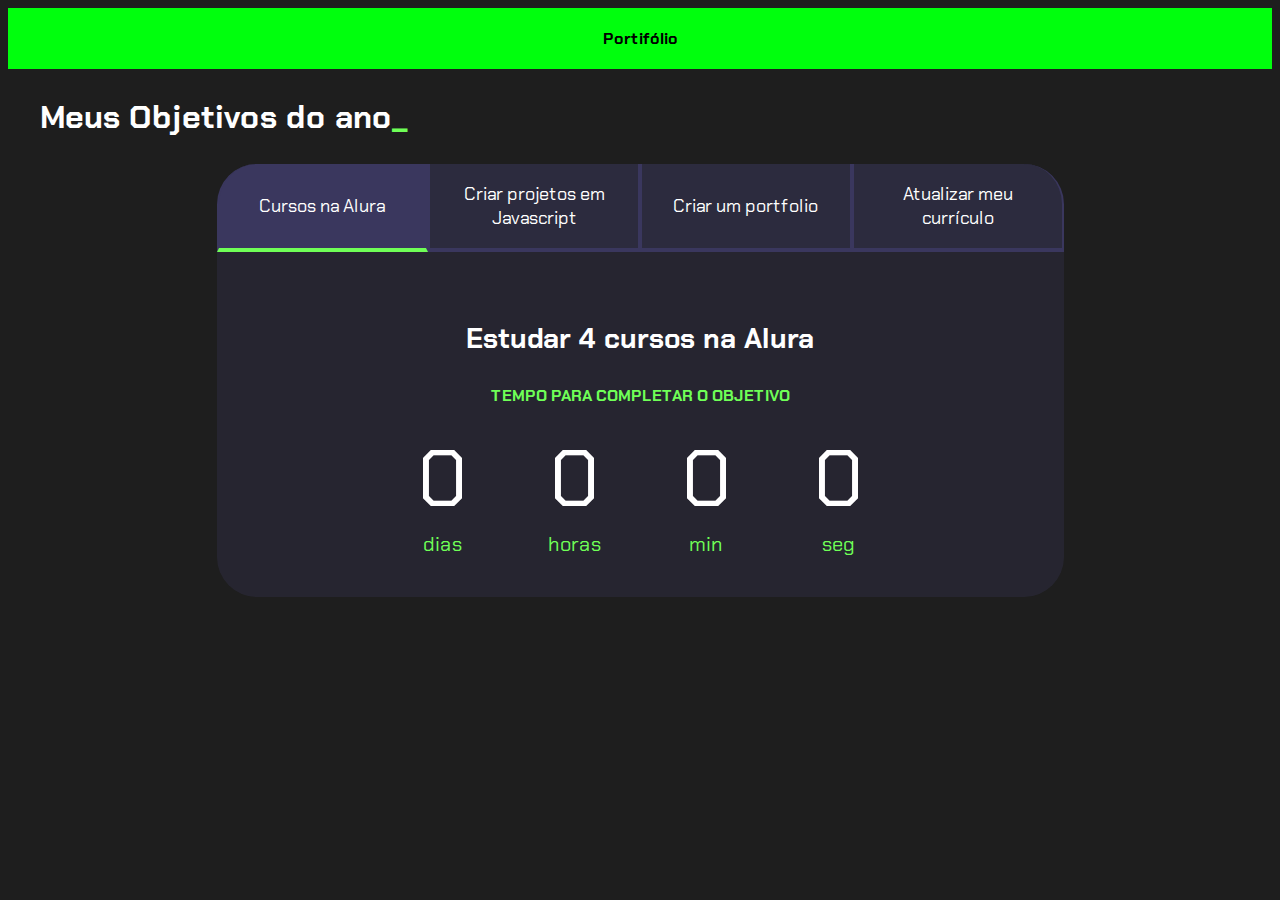
<file: Chat GPT/projeto1/index1.html>
<!DOCTYPE html>
<html lang="pt-br">

<head>
    <meta charset="UTF-8">
    <meta name="viewport" content="width=device-width, initial-scale=1.0">
    <title>Meus objetivos do ano</title>
    <link rel="stylesheet" href="style1.css">
</head>
<header>
    <nav>
        <a href="../index.html">Portifólio</a>    
    </nav>
</header>
<body>
    <section class="conteudo-principal">
        <h2 class="titulo-principal">Meus Objetivos do ano<span>_</span></h2>
        <div class="conteudo">
            <div class="botoes">
                <button class="botao ativo">Cursos na Alura</button>
                <button class="botao">Criar projetos em Javascript</button>
                <button class="botao">Criar um portfolio</button>
                <button class="botao">Atualizar meu currículo</button>
            </div>
            <div class="abas-textos">
                <div class="aba-conteudo ativo">
                    <h3 class="aba-conteudo-titulo-principal">Estudar 4 cursos na Alura</h3>
                    <h4 class="aba-conteudo-titulo-secundario">Tempo para completar o objetivo</h4>
                    <div class="contador">
                        <div class="contador-digito">
                            <p class="contador-digito-numero" id="dias0">7</p>
                            <p class="contador-digito-texto">dias</p>
                        </div>
                        <div class="contador-digito">
                            <p class="contador-digito-numero" id="horas0">7</p>
                            <p class="contador-digito-texto">horas</p>
                        </div>
                        <div class="contador-digito">
                            <p class="contador-digito-numero" id="min0">7</p>
                            <p class="contador-digito-texto">min</p>
                        </div>
                        <div class="contador-digito">
                            <p class="contador-digito-numero" id="seg0">7</p>
                            <p class="contador-digito-texto">seg</p>
                        </div>
                    </div>
                </div>
                <div class="aba-conteudo">
                    <h3 class="aba-conteudo-titulo-principal">Criar 5 projetos em Javascript</h3>
                    <h4 class="aba-conteudo-titulo-secundario">Tempo para completar o objetivo</h4>
                    <div class="contador">
                        <div class="contador-digito">
                            <p class="contador-digito-numero" id="dias1">7</p>
                            <p class="contador-digito-texto">dias</p>
                        </div>
                        <div class="contador-digito">
                            <p class="contador-digito-numero" id="horas1">7</p>
                            <p class="contador-digito-texto">horas</p>
                        </div>
                        <div class="contador-digito">
                            <p class="contador-digito-numero" id="min1">7</p>
                            <p class="contador-digito-texto">min</p>
                        </div>
                        <div class="contador-digito">
                            <p class="contador-digito-numero" id="seg1">7</p>
                            <p class="contador-digito-texto">seg</p>
                        </div>
                    </div>
                </div>
                <div class="aba-conteudo">
                    <h3 class="aba-conteudo-titulo-principal">Criar um portfolio com os meus 3 melhores projetos</h3>
                    <h4 class="aba-conteudo-titulo-secundario">Tempo para completar o objetivo</h4>
                    <div class="contador">
                        <div class="contador-digito">
                            <p class="contador-digito-numero" id="dias2">7</p>
                            <p class="contador-digito-texto">dias</p>
                        </div>
                        <div class="contador-digito">
                            <p class="contador-digito-numero" id="horas2">7</p>
                            <p class="contador-digito-texto">horas</p>
                        </div>
                        <div class="contador-digito">
                            <p class="contador-digito-numero" id="min2">7</p>
                            <p class="contador-digito-texto">min</p>
                        </div>
                        <div class="contador-digito">
                            <p class="contador-digito-numero" id="seg2">7</p>
                            <p class="contador-digito-texto">seg</p>
                        </div>
                    </div>
                </div>
                <div class="aba-conteudo">
                    <h3 class="aba-conteudo-titulo-principal">Atualizar meu curriculo com os certificados da Alura</h3>
                    <h4 class="aba-conteudo-titulo-secundario">Tempo para completar o objetivo</h4>
                    <div class="contador">
                        <div class="contador-digito">
                            <p class="contador-digito-numero" id="dias3">7</p>
                            <p class="contador-digito-texto">dias</p>
                        </div>
                        <div class="contador-digito">
                            <p class="contador-digito-numero" id="horas3">7</p>
                            <p class="contador-digito-texto">horas</p>
                        </div>
                        <div class="contador-digito">
                            <p class="contador-digito-numero" id="min3">7</p>
                            <p class="contador-digito-texto">min</p>
                        </div>
                        <div class="contador-digito">
                            <p class="contador-digito-numero" id="seg3">7</p>
                            <p class="contador-digito-texto">seg</p>
                        </div>
                    </div>
                </div>
            </div>
        </div>
    </section>
    <script src="main.js"></script>
</body>

</html>
</file>
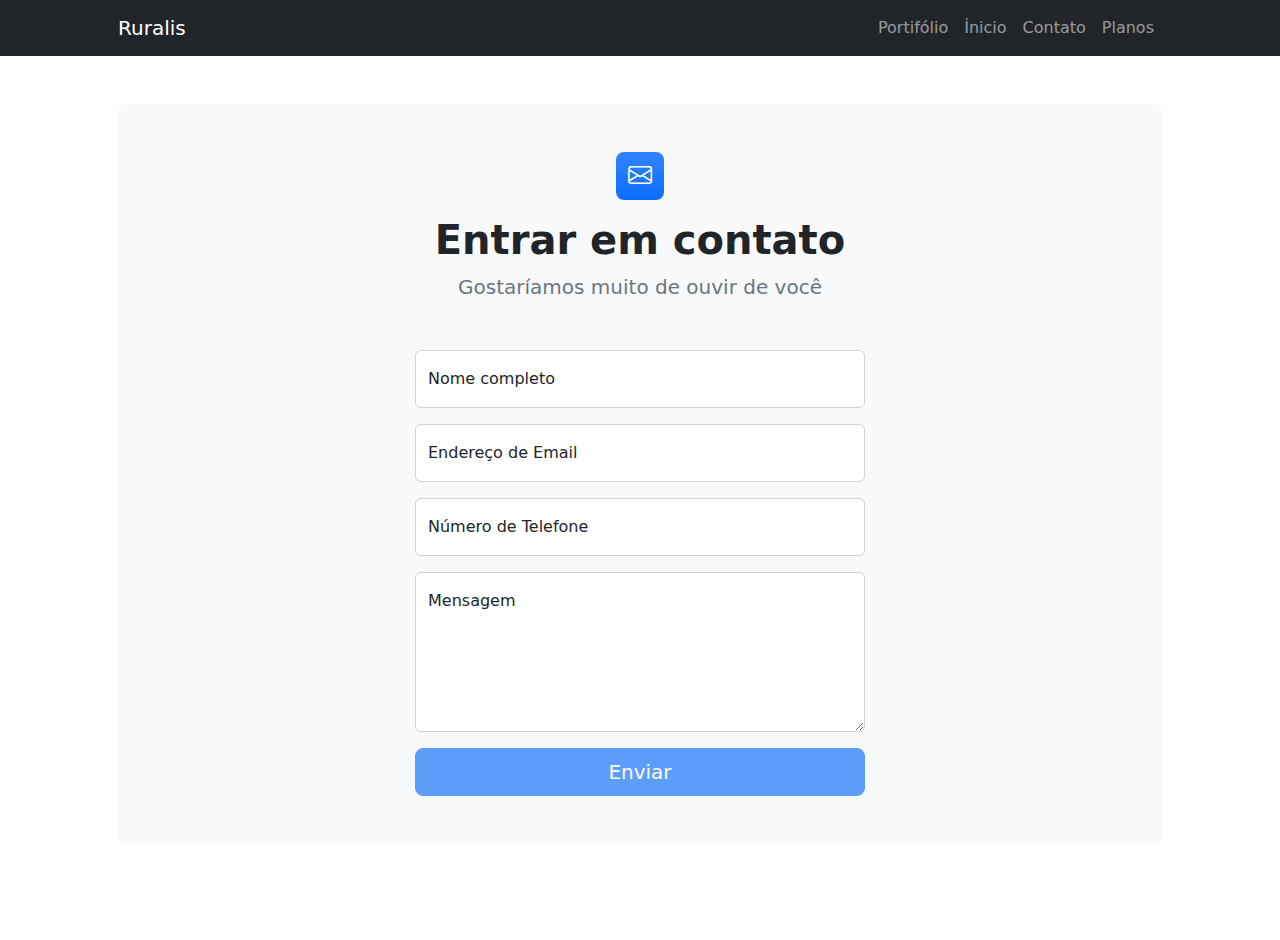
<file: Chat GPT/projeto2/contact.html>
<!DOCTYPE html>
<html lang="en">
    <head>
        <meta charset="utf-8" />
        <meta name="viewport" content="width=device-width, initial-scale=1, shrink-to-fit=no" />
        <meta name="description" content />
        <meta name="author" content />
        <title>Ruralis: Contato</title>
        <!-- Favicon-->
        <link rel="icon" type="image/x-icon" href="assets/Ruralis.png" />
        <!-- Bootstrap icons-->
        <link href="https://cdn.jsdelivr.net/npm/bootstrap-icons@1.5.0/font/bootstrap-icons.css" rel="stylesheet" />
        <!-- Core theme CSS (includes Bootstrap)-->
        <link href="style2.css" rel="stylesheet" />
    </head>
    <body class="d-flex flex-column">
        <main class="flex-shrink-0">
            <!-- Navigation-->
            <nav class="navbar navbar-expand-lg navbar-dark bg-dark">
                <div class="container px-5">
                    <a class="navbar-brand" href="index2.html">Ruralis</a>
                    <button class="navbar-toggler" type="button" data-bs-toggle="collapse" data-bs-target="#navbarSupportedContent" aria-controls="navbarSupportedContent" aria-expanded="false" aria-label="Toggle navigation"><span class="navbar-toggler-icon"></span></button>
                    <div class="collapse navbar-collapse" id="navbarSupportedContent">
                        <ul class="navbar-nav ms-auto mb-2 mb-lg-0">
                            <li class="nav-item"><a class="nav-link" href="../index.html">Portifólio</a></li>
                            <li class="nav-item"><a class="nav-link" href="index2.html">Ínicio</a></li>
                            <li class="nav-item"><a class="nav-link" href="contact.html">Contato</a></li>
                            <li class="nav-item"><a class="nav-link" href="pricing.html">Planos</a></li>
                        </ul>
                    </div>
                </div>
            </nav>
            <!-- Page content-->
            <section class="py-5">
                <div class="container px-5">
                    <!-- Contact form-->
                    <div class="bg-light rounded-3 py-5 px-4 px-md-5 mb-5">
                        <div class="text-center mb-5">
                            <div class="feature bg-primary bg-gradient text-white rounded-3 mb-3"><i class="bi bi-envelope"></i></div>
                            <h1 class="fw-bolder">Entrar em contato</h1>
                            <p class="lead fw-normal text-muted mb-0">Gostaríamos muito de ouvir de você</p>
                        </div>
                        <div class="row gx-5 justify-content-center">
                            <div class="col-lg-8 col-xl-6">
                                <!-- * * * * * * * * * * * * * * *-->
                                <!-- * * SB Forms Contact Form * *-->
                                <!-- * * * * * * * * * * * * * * *-->
                                <!-- This form is pre-integrated with SB Forms.-->
                                <!-- To make this form functional, sign up at-->
                                <!-- https://startbootstrap.com/solution/contact-forms-->
                                <!-- to get an API token!-->
                                <form id="contactForm" data-sb-form-api-token="API_TOKEN">
                                    <!-- Name input-->
                                    <div class="form-floating mb-3">
                                        <input class="form-control" id="name" type="text" placeholder="Enter your name..." data-sb-validations="required" />
                                        <label for="name">Nome completo</label>
                                        <div class="invalid-feedback" data-sb-feedback="name:required">É necessário um nome.</div>
                                    </div>
                                    <!-- Email address input-->
                                    <div class="form-floating mb-3">
                                        <input class="form-control" id="email" type="email" placeholder="name@example.com" data-sb-validations="required,email" />
                                        <label for="email">Endereço de Email</label>
                                        <div class="invalid-feedback" data-sb-feedback="email:required">É necessário um e-mail.</div>
                                        <div class="invalid-feedback" data-sb-feedback="email:email">E-mail não é válido.</div>
                                    </div>
                                    <!-- Phone number input-->
                                    <div class="form-floating mb-3">
                                        <input class="form-control" id="phone" type="tel" placeholder="(123) 456-7890" data-sb-validations="required" />
                                        <label for="phone">Número de Telefone</label>
                                        <div class="invalid-feedback" data-sb-feedback="phone:required">É necessário um número de telefone.</div>
                                    </div>
                                    <!-- Message input-->
                                    <div class="form-floating mb-3">
                                        <textarea class="form-control" id="message" type="text" placeholder="Enter your message here..." style="height: 10rem" data-sb-validations="required"></textarea>
                                        <label for="message">Mensagem</label>
                                        <div class="invalid-feedback" data-sb-feedback="message:required">É necessária uma mensagem.</div>
                                    </div>
                                    <!-- Submit success message-->
                                    <!---->
                                    <!-- This is what your users will see when the form-->
                                    <!-- has successfully submitted-->
                                    <div class="d-none" id="submitSuccessMessage">
                                        <div class="text-center mb-3">
                                            <div class="fw-bolder">Form submission successful!</div>
                                            To activate this form, sign up at
                                            <br />
                                            <a href="https://startbootstrap.com/solution/contact-forms">https://startbootstrap.com/solution/contact-forms</a>
                                        </div>
                                    </div>
                                    <!-- Submit error message-->
                                    <!---->
                                    <!-- This is what your users will see when there is-->
                                    <!-- an error submitting the form-->
                                    <div class="d-none" id="submitErrorMessage"><div class="text-center text-danger mb-3">Error sending message!</div></div>
                                    <!-- Submit Button-->
                                    <div class="d-grid"><button class="btn btn-primary btn-lg disabled" id="submitButton" type="submit">Enviar</button></div>
                                </form>
                            </div>
                        </div>
                    </div>

    </body>
</html>
</file>
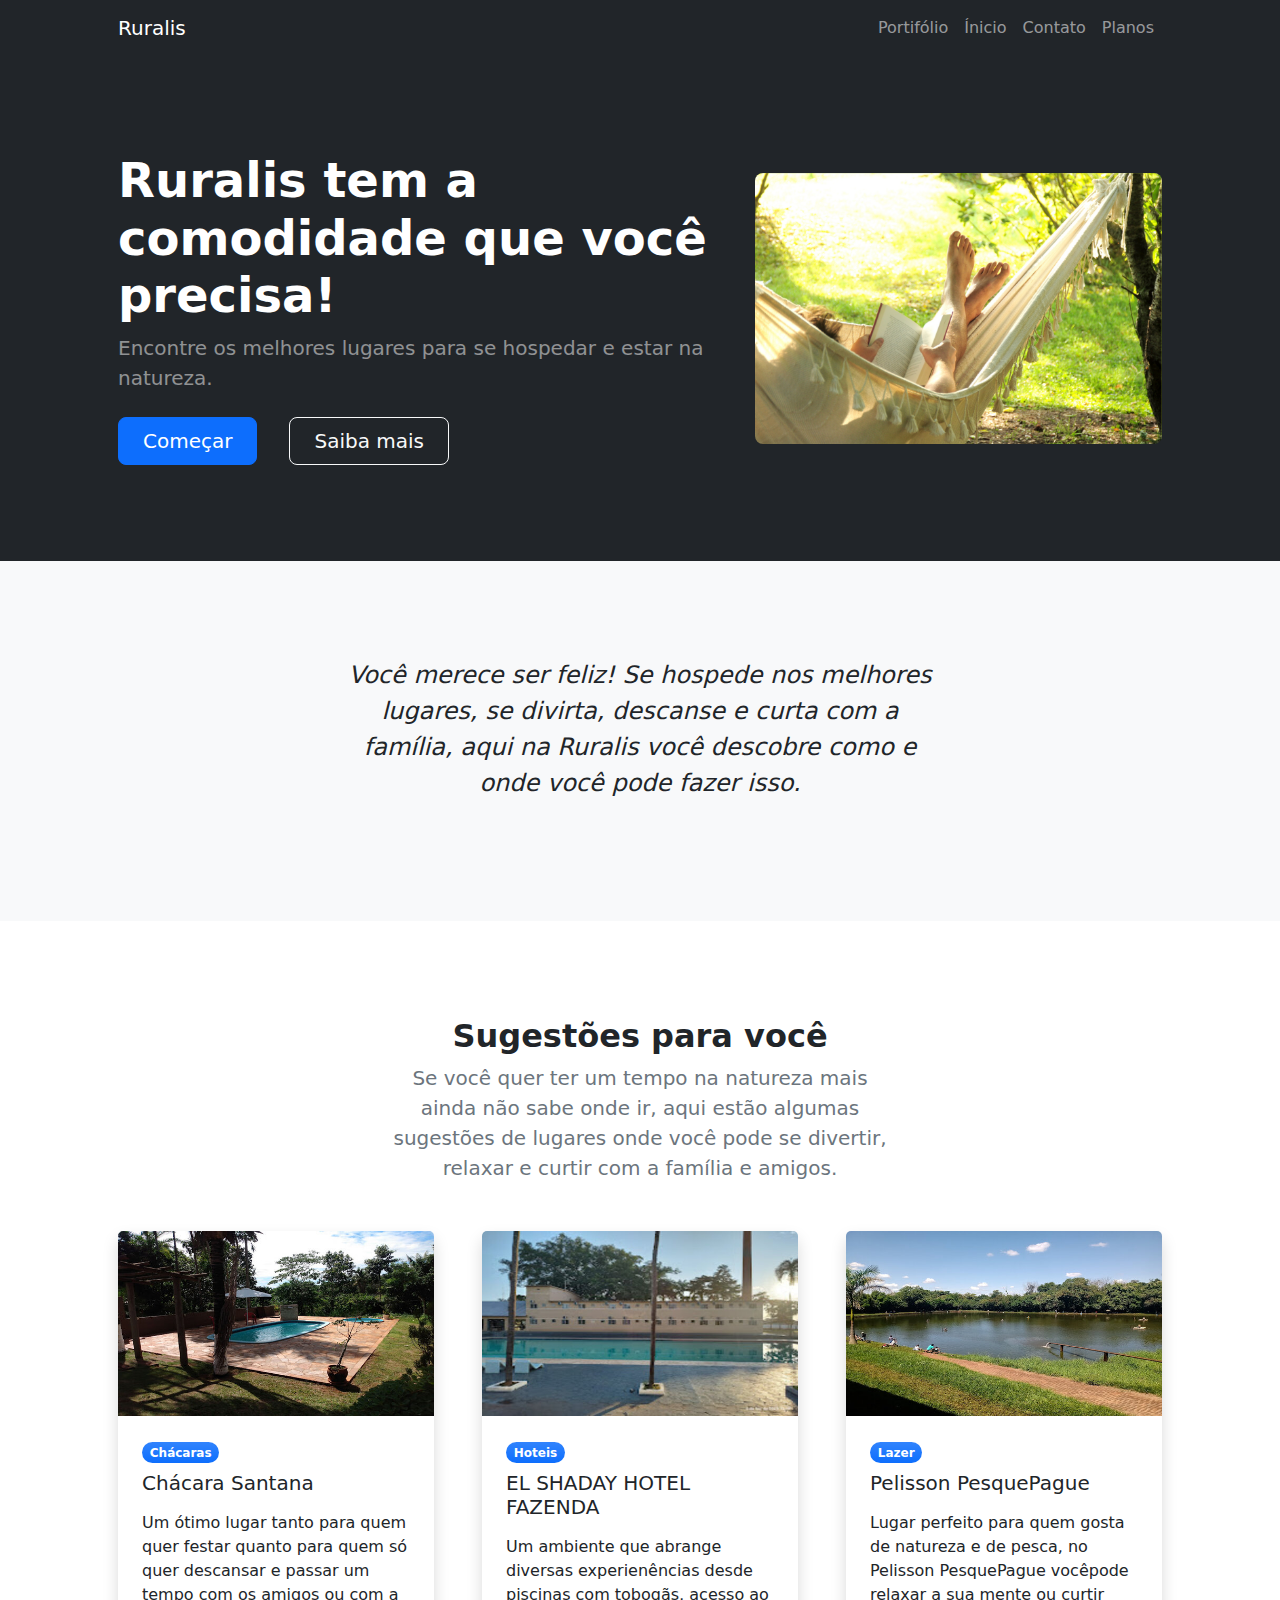
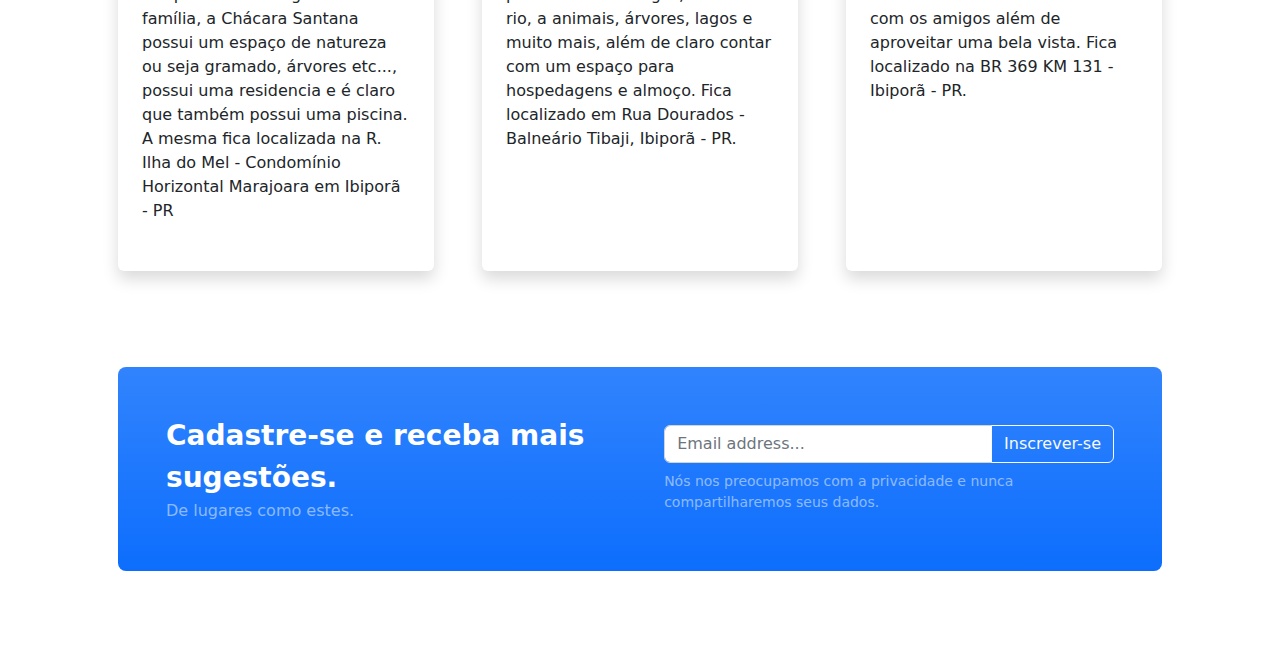
<file: Chat GPT/projeto2/index2.html>
<!DOCTYPE html>
<html lang="en">
    <head>
        <meta charset="utf-8" />
        <meta name="viewport" content="width=device-width, initial-scale=1, shrink-to-fit=no" />
        <meta name="description" content="" />
        <meta name="author" content="" />
        <title>Ruralis: Explore o Campo com Conforto</title>
        <!-- Favicon-->
        <link rel="icon" type="image/x-icon" href="assets/Ruralis.png" />
        <!-- Bootstrap icons-->
        <link href="https://cdn.jsdelivr.net/npm/bootstrap-icons@1.5.0/font/bootstrap-icons.css" rel="stylesheet" />
        <!-- Core theme CSS (includes Bootstrap)-->
        <link href="style2.css" rel="stylesheet" />
    </head>
    <body class="d-flex flex-column h-100">
        <main class="flex-shrink-0">
            <!-- Navigation-->
            <nav class="navbar navbar-expand-lg navbar-dark bg-dark">
                <div class="container px-5">
                    <a class="navbar-brand" href="index.html">Ruralis</a>
                    <button class="navbar-toggler" type="button" data-bs-toggle="collapse" data-bs-target="#navbarSupportedContent" aria-controls="navbarSupportedContent" aria-expanded="false" aria-label="Toggle navigation"><span class="navbar-toggler-icon"></span></button>
                    <div class="collapse navbar-collapse" id="navbarSupportedContent">
                        <ul class="navbar-nav ms-auto mb-2 mb-lg-0">
                            <li class="nav-item"><a class="nav-link" href="../index.html">Portifólio</a></li>
                            <li class="nav-item"><a class="nav-link" href="index2.html">Ínicio</a></li>
                            <li class="nav-item"><a class="nav-link" href="contact.html">Contato</a></li>
                            <li class="nav-item"><a class="nav-link" href="pricing.html">Planos</a></li>
                        </ul>
                    </div>
                </div>
            </nav>
            <!-- Header-->
            <header class="bg-dark py-5">
                <div class="container px-5">
                    <div class="row gx-5 align-items-center justify-content-center">
                        <div class="col-lg-8 col-xl-7 col-xxl-6">
                            <div class="my-5 text-center text-xl-start">
                                <h1 class="display-5 fw-bolder text-white mb-2">Ruralis tem a comodidade que você precisa!</h1>
                                <p class="lead fw-normal text-white-50 mb-4">Encontre os melhores lugares para se hospedar e estar na natureza.</p>
                                <div class="d-grid gap-3 d-sm-flex justify-content-sm-center justify-content-xl-start">
                                    <a class="btn btn-primary btn-lg px-4 me-sm-3" href="#features">Começar</a>
                                    <a class="btn btn-outline-light btn-lg px-4" href="#!">Saiba mais</a>
                                </div>
                            </div>
                        </div>
                        <div class="col-xl-5 col-xxl-6 d-none d-xl-block text-center"><img class="img-fluid rounded-3 my-5" src="imagem1.png" alt="..." /></div>
                    </div>
                </div>
            </header>            
            <!-- Testimonial section-->
            <div class="py-5 bg-light">
                <div class="container px-5 my-5">
                    <div class="row gx-5 justify-content-center">
                        <div class="col-lg-10 col-xl-7">
                            <div class="text-center">
                                <div class="fs-4 mb-4 fst-italic">Você merece ser feliz! Se hospede nos melhores lugares, se divirta, descanse e curta com a família, aqui na Ruralis você descobre como e onde você pode fazer isso.</div>
                                <div class="d-flex align-items-center justify-content-center">
                                    </div>
                                </div>
                            </div>
                        </div>
                    </div>
                </div>
            </div>
            <!-- Blog preview section-->
            <section class="py-5">
                <div class="container px-5 my-5">
                    <div class="row gx-5 justify-content-center">
                        <div class="col-lg-8 col-xl-6">
                            <div class="text-center">
                                <h2 class="fw-bolder">Sugestões para você</h2>
                                <p class="lead fw-normal text-muted mb-5">Se você quer ter um tempo na natureza mais ainda não sabe onde ir, aqui estão algumas sugestões de lugares onde você pode se divertir, relaxar e curtir com a família e amigos.</p>
                            </div>
                        </div>
                    </div>
                    <div class="row gx-5">
                        <div class="col-lg-4 mb-5">
                            <div class="card h-100 shadow border-0">
                                <img class="card-img-top" src="Chácara Santana.jpg"..." />
                                <div class="card-body p-4">
                                    <div class="badge bg-primary bg-gradient rounded-pill mb-2">Chácaras</div>
                                    <a class="text-decoration-none link-dark stretched-link" href="#!"><h5 class="card-title mb-3">Chácara Santana</h5></a>
                                    <p class="card-text mb-0">Um ótimo lugar tanto para quem quer festar quanto para quem só quer descansar e passar um tempo com os amigos ou com a família, a Chácara Santana possui um espaço de natureza ou seja gramado, árvores etc..., possui uma residencia e é claro que também possui uma piscina. A mesma fica localizada na R. Ilha do Mel - Condomínio Horizontal Marajoara em Ibiporã - PR</p>
                                </div>
                                <div class="card-footer p-4 pt-0 bg-transparent border-top-0">
                                    <div class="d-flex align-items-end justify-content-between">
                                        <div class="d-flex align-items-center">
                                            <img class="rounded-circle me-3"/>
                                            <div class="small">
                                                <div class="fw-bold"></div>
                                                <div class="text-muted"></div>
                                            </div>
                                        </div>
                                    </div>
                                </div>
                            </div>
                        </div>
                        <div class="col-lg-4 mb-5">
                            <div class="card h-100 shadow border-0">
                                <img class="card-img-top" src="EL SHADAY HOTEL FAZENDA.jpg" alt="..." />
                                <div class="card-body p-4">
                                    <div class="badge bg-primary bg-gradient rounded-pill mb-2">Hoteis</div>
                                    <a class="text-decoration-none link-dark stretched-link" href="#!"><h5 class="card-title mb-3">EL SHADAY HOTEL FAZENDA</h5></a>
                                    <p class="card-text mb-0">Um ambiente que abrange diversas experienências desde piscinas com tobogãs, acesso ao rio, a animais, árvores, lagos e muito mais, além de claro contar com um espaço para hospedagens e almoço. Fica localizado em Rua Dourados - Balneário Tibaji, Ibiporã - PR.</p>
                                </div>
                                <div class="card-footer p-4 pt-0 bg-transparent border-top-0">
                                    <div class="d-flex align-items-end justify-content-between">
                                        <div class="d-flex align-items-center">
                                            <img class="rounded-circle me-3" />
                                            <div class="small">
                                                <div class="fw-bold"></div>
                                                <div class="text-muted"></div>
                                            </div>
                                        </div>
                                    </div>
                                </div>
                            </div>
                        </div>
                        <div class="col-lg-4 mb-5">
                            <div class="card h-100 shadow border-0">
                                <img class="card-img-top" src="Pelisson PesquePague.jpg" alt="..." />
                                <div class="card-body p-4">
                                    <div class="badge bg-primary bg-gradient rounded-pill mb-2">Lazer</div>
                                    <a class="text-decoration-none link-dark stretched-link" href="#!"><h5 class="card-title mb-3">Pelisson PesquePague</h5></a>
                                    <p class="card-text mb-0">Lugar perfeito para quem gosta de natureza e de pesca, no Pelisson PesquePague vocêpode relaxar a sua mente ou curtir com os amigos além de aproveitar uma bela vista. Fica localizado na BR 369 KM 131 - Ibiporã - PR.</p>
                                </div>
                                <div class="card-footer p-4 pt-0 bg-transparent border-top-0">
                                    <div class="d-flex align-items-end justify-content-between">
                                        <div class="d-flex align-items-center">
                                            <img class="rounded-circle me-3" />
                                            <div class="small">
                                                <div class="fw-bold"></div>
                                                <div class="text-muted"></div>
                                            </div>
                                        </div>
                                    </div>
                                </div>
                            </div>
                        </div>
                    </div>
                    <!-- Call to action-->
                    <aside class="bg-primary bg-gradient rounded-3 p-4 p-sm-5 mt-5">
                        <div class="d-flex align-items-center justify-content-between flex-column flex-xl-row text-center text-xl-start">
                            <div class="mb-4 mb-xl-0">
                                <div class="fs-3 fw-bold text-white">Cadastre-se e receba mais sugestões.</div>
                                <div class="text-white-50">De lugares como estes.</div>
                            </div>
                            <div class="ms-xl-4">
                                <div class="input-group mb-2">
                                    <input class="form-control" type="text" placeholder="Email address..." aria-label="Email address..." aria-describedby="button-newsletter" />
                                    <button class="btn btn-outline-light" id="button-newsletter" type="button">Inscrever-se</button>
                                </div>
                                <div class="small text-white-50">Nós nos preocupamos com a privacidade e nunca compartilharemos seus dados.</div>
                            </div>
                        </div>
                    </aside>
                </div>
            </section>
        </main>
    </body>
</html>
</file>
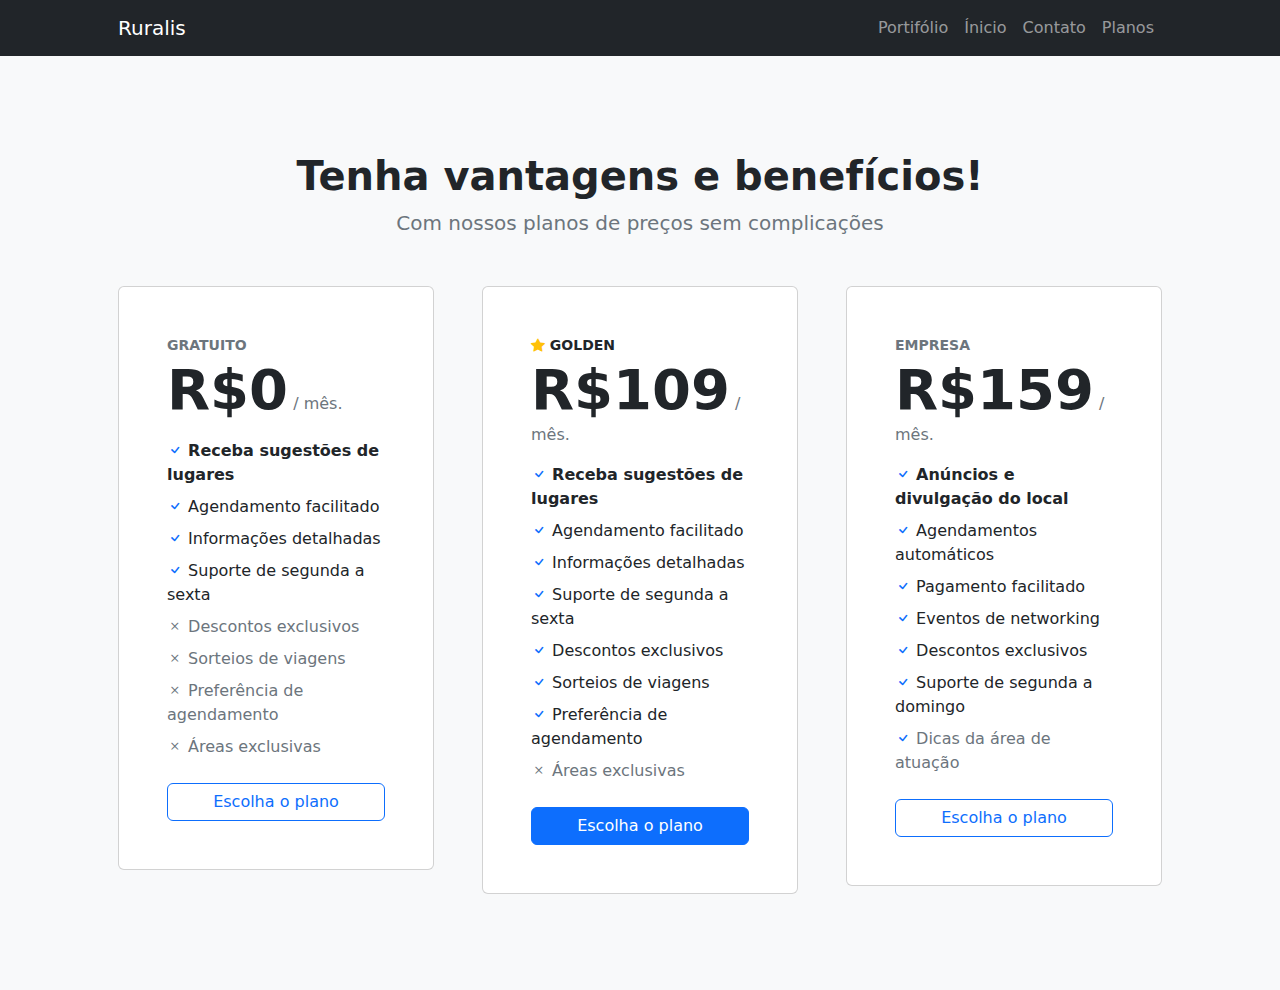
<file: Chat GPT/projeto2/pricing.html>
<!DOCTYPE html>
<html lang="en">
    <head>
        <meta charset="utf-8" />
        <meta name="viewport" content="width=device-width, initial-scale=1, shrink-to-fit=no" />
        <meta name="description" content="" />
        <meta name="author" content="" />
        <title>Ruralis: Planos de Assinatura</title>
        <!-- Favicon-->
        <link rel="icon" type="image/x-icon" href="assets/Ruralis.png" />
        <!-- Bootstrap icons-->
        <link href="https://cdn.jsdelivr.net/npm/bootstrap-icons@1.5.0/font/bootstrap-icons.css" rel="stylesheet" />
        <!-- Core theme CSS (includes Bootstrap)-->
        <link href="style2.css" rel="stylesheet" />
    </head>
    <body class="d-flex flex-column">
        <main class="flex-shrink-0">
            <!-- Navigation-->
            <nav class="navbar navbar-expand-lg navbar-dark bg-dark">
                <div class="container px-5">
                    <a class="navbar-brand" href="index.html">Ruralis</a>
                    <button class="navbar-toggler" type="button" data-bs-toggle="collapse" data-bs-target="#navbarSupportedContent" aria-controls="navbarSupportedContent" aria-expanded="false" aria-label="Toggle navigation"><span class="navbar-toggler-icon"></span></button>
                    <div class="collapse navbar-collapse" id="navbarSupportedContent">
                        <ul class="navbar-nav ms-auto mb-2 mb-lg-0">
                            <li class="nav-item"><a class="nav-link" href="../index.html">Portifólio</a></li>
                            <li class="nav-item"><a class="nav-link" href="index2.html">Ínicio</a></li>
                            <li class="nav-item"><a class="nav-link" href="contact.html">Contato</a></li>
                            <li class="nav-item"><a class="nav-link" href="pricing.html">Planos</a></li>
                        </ul>
                    </div>
                </div>
            </nav>
            <!-- Pricing section-->
            <section class="bg-light py-5">
                <div class="container px-5 my-5">
                    <div class="text-center mb-5">
                        <h1 class="fw-bolder">Tenha vantagens e benefícios!</h1>
                        <p class="lead fw-normal text-muted mb-0">Com nossos planos de preços sem complicações</p>
                    </div>
                    <div class="row gx-5 justify-content-center">
                        <!-- Pricing card free-->
                        <div class="col-lg-6 col-xl-4">
                            <div class="card mb-5 mb-xl-0">
                                <div class="card-body p-5">
                                    <div class="small text-uppercase fw-bold text-muted">Gratuito</div>
                                    <div class="mb-3">
                                        <span class="display-4 fw-bold">R$0</span>
                                        <span class="text-muted">/ mês.</span>
                                    </div>
                                    <ul class="list-unstyled mb-4">
                                        <li class="mb-2">
                                            <i class="bi bi-check text-primary"></i>
                                            <strong>Receba sugestões de lugares</strong>
                                        </li>
                                        <li class="mb-2">
                                            <i class="bi bi-check text-primary"></i>
                                            Agendamento facilitado
                                        </li>
                                        <li class="mb-2">
                                            <i class="bi bi-check text-primary"></i>
                                            Informações detalhadas
                                        </li>
                                        <li class="mb-2">
                                            <i class="bi bi-check text-primary"></i>
                                            Suporte de segunda a sexta
                                        </li>
                                        <li class="mb-2 text-muted">
                                            <i class="bi bi-x"></i>
                                            Descontos exclusivos
                                        </li>
                                        <li class="mb-2 text-muted">
                                            <i class="bi bi-x"></i>
                                            Sorteios de viagens
                                        </li>
                                        <li class="mb-2 text-muted">
                                            <i class="bi bi-x"></i>
                                            Preferência de agendamento
                                        </li>
                                        <li class="text-muted">
                                            <i class="bi bi-x"></i>
                                            Áreas exclusivas
                                        </li>
                                    </ul>
                                    <div class="d-grid"><a class="btn btn-outline-primary" href="#!">Escolha o plano</a></div>
                                </div>
                            </div>
                        </div>
                        <!-- Pricing card pro-->
                        <div class="col-lg-6 col-xl-4">
                            <div class="card mb-5 mb-xl-0">
                                <div class="card-body p-5">
                                    <div class="small text-uppercase fw-bold">
                                        <i class="bi bi-star-fill text-warning"></i>
                                        Golden
                                    </div>
                                    <div class="mb-3">
                                        <span class="display-4 fw-bold">R$109</span>
                                        <span class="text-muted">/ mês.</span>
                                    </div>
                                    <ul class="list-unstyled mb-4">
                                        <li class="mb-2">
                                            <i class="bi bi-check text-primary"></i>
                                            <strong>Receba sugestões de lugares</strong>
                                        </li>
                                        <li class="mb-2">
                                            <i class="bi bi-check text-primary"></i>
                                            Agendamento facilitado
                                        </li>
                                        <li class="mb-2">
                                            <i class="bi bi-check text-primary"></i>
                                            Informações detalhadas
                                        </li>
                                        <li class="mb-2">
                                            <i class="bi bi-check text-primary"></i>
                                            Suporte de segunda a sexta
                                        </li>
                                        <li class="mb-2">
                                            <i class="bi bi-check text-primary"></i>
                                            Descontos exclusivos
                                        </li>
                                        <li class="mb-2">
                                            <i class="bi bi-check text-primary"></i>
                                            Sorteios de viagens
                                        </li>
                                        <li class="mb-2">
                                            <i class="bi bi-check text-primary"></i>
                                            Preferência de agendamento
                                        </li>
                                        <li class="text-muted">
                                            <i class="bi bi-x"></i>
                                            Áreas exclusivas
                                        </li>
                                    </ul>
                                    <div class="d-grid"><a class="btn btn-primary" href="#!">Escolha o plano</a></div>
                                </div>
                            </div>
                        </div>
                        <!-- Pricing card enterprise-->
                        <div class="col-lg-6 col-xl-4">
                            <div class="card">
                                <div class="card-body p-5">
                                    <div class="small text-uppercase fw-bold text-muted">Empresa</div>
                                    <div class="mb-3">
                                        <span class="display-4 fw-bold">R$159</span>
                                        <span class="text-muted">/ mês.</span>
                                    </div>
                                    <ul class="list-unstyled mb-4">
                                        <li class="mb-2">
                                            <i class="bi bi-check text-primary"></i>
                                            <strong>Anúncios e divulgação do local</strong>
                                        </li>
                                        <li class="mb-2">
                                            <i class="bi bi-check text-primary"></i>
                                            Agendamentos automáticos 
                                        </li>
                                        <li class="mb-2">
                                            <i class="bi bi-check text-primary"></i>
                                            Pagamento facilitado
                                        </li>
                                        <li class="mb-2">
                                            <i class="bi bi-check text-primary"></i>
                                            Eventos de networking
                                        </li>
                                        <li class="mb-2">
                                            <i class="bi bi-check text-primary"></i>
                                            Descontos exclusivos
                                        </li>
                                        <li class="mb-2">
                                            <i class="bi bi-check text-primary"></i>
                                            Suporte de segunda a domingo
                                        </li>
                                        <li class="text-muted">
                                            <i class="bi bi-check text-primary"></i>
                                            Dicas da área de atuação
                                        </li>
                                    </ul>
                                    <div class="d-grid"><a class="btn btn-outline-primary" href="#!">Escolha o plano</a></div>
                                </div>
                            </div>
                        </div>
                    </div>
                </div>
            </section>
        </main>

    </body>
</html>
</file>
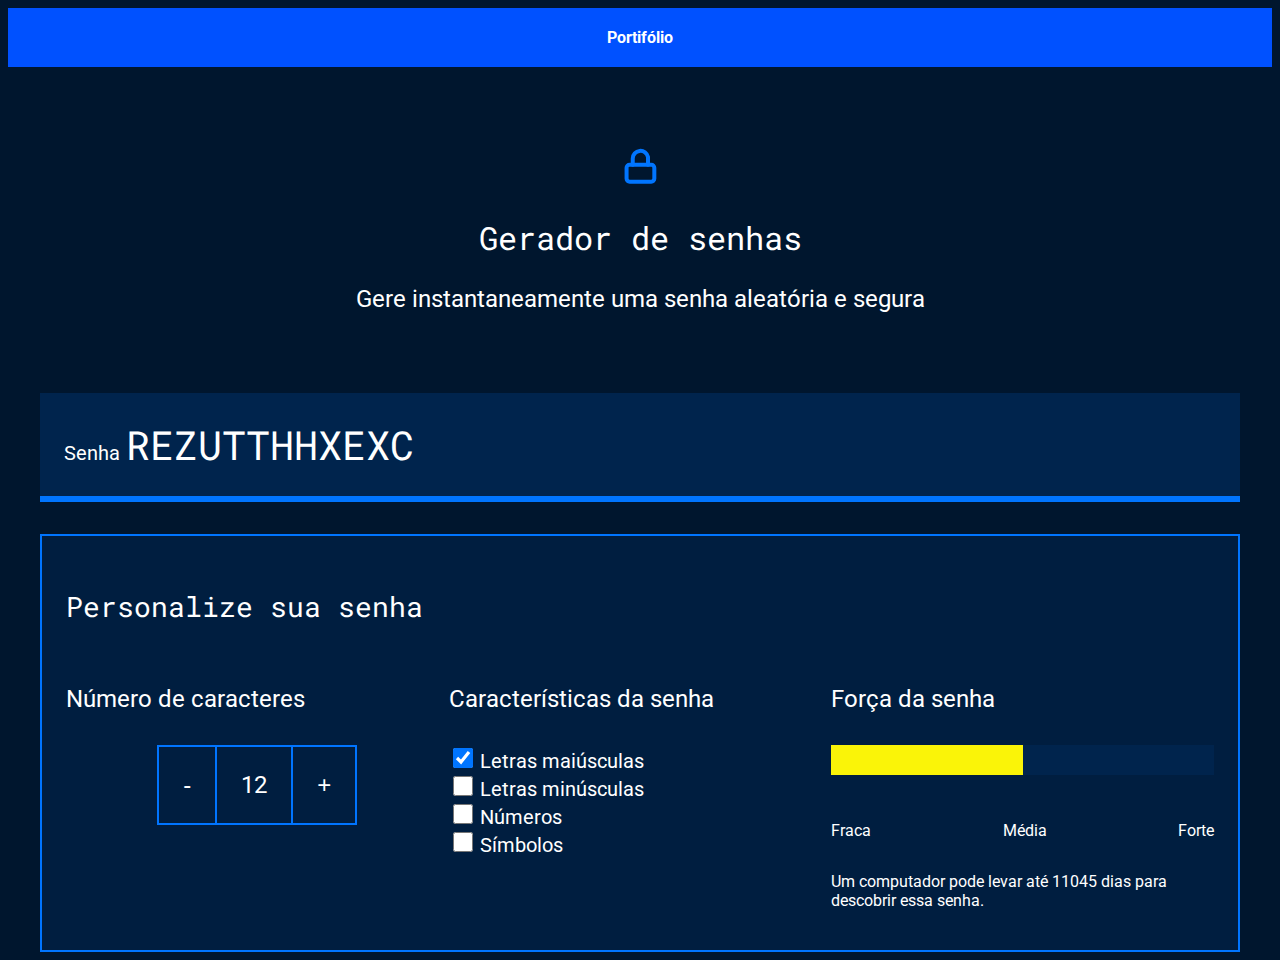
<file: Chat GPT/projeto3/index3.html>
<!DOCTYPE html>
<html lang="pt-br">

<head>
    <meta charset="UTF-8">
    <meta name="viewport" content="width=device-width, initial-scale=1.0">
    <title>Gerador de senha</title>
    <link rel="stylesheet" href="style3.css">
</head>
<header>
    <nav>
        <a href="../index.html">Portifólio</a>    
    </nav>
</header>
<body>
    <section class="conteudo">
        <div class="conteudo-titulo">
            <img src="unlock.svg" alt="cadeado fechado">
            <h2 class="titulo-principal">Gerador de senhas</h2>
            <h3 class="titulo-secundario">Gere instantaneamente uma senha aleatória e segura</h3>
        </div>
        <div class="conteudo-senha">
            <label for="senha">Senha</label>
            <input name="senha" type="text" id="campo-senha" readonly>
        </div>
        <div class="parametro">
            <h3 class="parametro-titulo">Personalize sua senha</h3>
            <div class="parametro-coluna__senha">
                <div class="parametro-senha">
                    <h4 class="parametro-senha__titulo">Número de caracteres</h4>
                    <div class="parametro-senha-botoes">
                        <button class="parametro-senha__botao">-</button>
                        <p class="parametro-senha__texto">12</p>
                        <button class="parametro-senha__botao">+</button>
                    </div>
                </div>               
                <div class="parametro-senha">
                    <h4 class="parametro-senha__titulo">Características da senha</h4>
                    <div class="parametro-senha-checkbox">
                        <input name="maiusculo" type="checkbox" class="checkbox" checked>
                        <label for="maiusculo">Letras maiúsculas</label>
                    </div>
                    <div class="parametro-senha-checkbox">
                        <input name="minusculo" type="checkbox" class="checkbox">
                        <label for="minusculo">Letras minúsculas</label>
                    </div>
                    <div class="parametro-senha-checkbox">
                        <input name="numero" type="checkbox" class="checkbox">
                        <label for="numero">Números</label>
                    </div>
                    <div class="parametro-senha-checkbox">
                        <input name="simbolo" type="checkbox" class="checkbox">
                        <label for="simbolo">Símbolos</label>
                    </div>
                </div>
                <div class="parametro-senha">
                    <h4 class="parametro-senha__titulo">Força da senha</h4>
                    <div class="barra"></div>
                    <div class="forca fraca"></div>
                    <div class="parametro-senha-textos">
                        <p>Fraca</p>
                        <p>Média</p>
                        <p>Forte</p>
                    </div>
                    <p class="entropia"></p>
                </div>
            </div>
        </div>
    </section>
    <script src="main1.js"></script>
</body> 
</html>
</file>
<file: Chat GPT/projeto1/style1.css>
@import url('https://fonts.googleapis.com/css2?family=Chakra+Petch:wght@400;700&display=swap');

:root {
    --cor-de-fundo: #1E1E1E;
    --verde: #6FFF57;
    --branco: #FFFFFF;
    --botao-ativo: #3A375E;
    --botao-inativo: rgba(58, 55, 94, 0.5);
    --texto-fundo: rgba(58, 55, 94, 0.3);
}

header {
    background: #00ff0d;
    color: #000000;
    padding: 20px;
    text-align: center;
}

header nav a {
    margin: 0 15px;
    text-decoration: none;
    color: #000000;
    font-weight: bold;
}

header nav a:hover {
    text-decoration: underline;
}

#about, #contact {
    padding: 20px;
    text-align: center;
}

body {
    background-color: var(--cor-de-fundo);
    color: var(--branco);
    font-family: 'Chakra Petch', sans-serif;
}


.conteudo-principal {
    display: flex;
    flex-direction: column;
    justify-content: center;
    align-items: center;
    max-width: 1200px;
    width: 100%;
    margin: 0 auto;
}

.titulo-principal {
    text-align: left;
    width: 100%;
    font-size: 32px;
}

.titulo-principal span {
    color: var(--verde);
}


.botao {
    font-family: 'Chakra Petch', sans-serif;
    background-color: var(--botao-inativo);
    color: var(--branco);
    display: flex;
    justify-content: center;
    padding: 1em;
    font-size: 18px;
    align-items: center;
    width: 100%;
    border-bottom: 4px solid var(--botao-ativo);
    border-left: 2px solid var(--botao-ativo);
    border-right: 2px solid var(--botao-ativo);
    border-top: none;
}

.botao:first-child {
    border-radius: 40px 40px 0 0;
}

.botoes {
    display: block;
}

.botao.ativo{
    background-color: var(--botao-ativo);
    border-bottom: 4px solid var(--verde);
}

.abas-textos{
    background-color: var(--texto-fundo);
    padding: 40px;
    border-radius: 0 0 40px 40px;
}
.aba-conteudo.ativo{
    display:block;
}

.aba-conteudo{
    display: none;
}

.aba-conteudo-titulo-principal{
    font-size: 28px;
    text-align: center;
}
.aba-conteudo-titulo-secundario{
    text-align: center;
    color: var(--verde);
    text-transform: uppercase;
}

.contador{
    display:flex;
    justify-content: center;
    flex-wrap: wrap;
}
.contador-digito{
    padding: 0 16px;
    text-align: center;
    min-width: 100px;
}

.contador-digito-numero{
    font-size: 80px;
    margin: 0;

}

.contador-digito-texto{
    color: var(--verde);
    font-size: 20px;
    margin: 0;

}

@media screen and (min-width: 768px) {
    .botoes {
        display: flex;
    }

    .botao:first-child {
        border-radius: 40px 0 0 0;
    }

    .botao:last-child {
        border-radius: 0 40px 0 0;
    }
}
</file>
<file: Chat GPT/projeto3/style3.css>
@import url('https://fonts.googleapis.com/css2?family=Roboto&family=Roboto+Mono&display=swap');

:root{
    --branco: white;
    --cor-de-fundo: #00162E;
    --fundo-senha: #00244D;
    --fundo-texto: #001E40;
    --borda: #0075FF;
    --roboto: 'Roboto', sans-serif;
    --roboto-mono: 'Roboto Mono', monospace;
}

*{
    font-weight: 400;
}

body{
    color: var(--branco);
    background-color: var(--cor-de-fundo);
    font-family: var(--roboto);
}

.titulo-principal{
    font-family: var(--roboto-mono);
    font-size: 32px;
}

.titulo-secundario{
    font-size: 24px;
}

.conteudo-titulo{
    text-align: center;
    margin-top: 80px;
}

.conteudo-senha{
    margin-top: 80px; 
    background: var(--fundo-senha);
    padding: 24px;
    border-bottom: 6px solid var(--borda);
}

#campo-senha{
    background-color: var(--fundo-senha);
    border: none;
    color: var(--branco);
    font-family: var(--roboto-mono);
    font-size: 40px;
    width: 70%;
}
header {
    background: #0051ff;
    color: #ffffff;
    padding: 20px;
    text-align: center;
}

header nav a {
    margin: 0 15px;
    text-decoration: none;
    color: #ffffff;
    font-weight: bold;
}

header nav a:hover {
    text-decoration: underline;
}

#campo-senha:focus{
    outline: none;
}

.conteudo{
    max-width: 1200px;
    margin: 0 auto;
}

.parametro{
    background-color: var(--fundo-texto);
    border: 2px solid var(--borda);
    margin-top: 32px;
    padding: 24px;
}

.parametro-titulo{
    font-family: var(--roboto-mono);
    font-size: 28px;
}

.parametro-senha__titulo{
    font-size:24px;
}

.parametro-coluna__senha{
    display: flex;
    flex-direction: column;
    justify-content: center;
}
.parametro-senha{
    width: 50%;
    margin: 0 auto;
}

.parametro-senha-botoes{
    display: flex;
    justify-content: center;
}

.parametro-senha__botao{
    background-color: var(--fundo-texto);
    color: var(--branco);
    border: 2px solid var(--borda);
    padding: 24px;
    font-size: 24px;
    cursor: pointer;
}
.parametro-senha__texto{
    padding: 24px;
    border-top: 2px solid var(--borda);
    border-bottom: 2px solid var(--borda);
    margin: 0;
    font-size: 24px;
}

label{
    font-size: 20px;
}

.checkbox{
    width: 20px;
    height: 20px;
    cursor: pointer;
}

.barra{
    background-color: var(--fundo-senha);
    height: 30px;
    width: 100%;
}
.forca{
    height: 30px;
    position: relative;
    bottom: 30px;
}
.fraca{
    width: 25%;
    background-color: #E71B32; 
}
.media{
    background-color: #FAF408;
    width: 50%;
}
.forte{
    background-color: #00FF85;
    width: 100%;
}

.parametro-senha-textos{
    display: flex;
    justify-content: space-between;
}


@media screen and (min-width: 768px) {
    .parametro-coluna__senha{
        flex-direction: row;
    }
}
</file>
